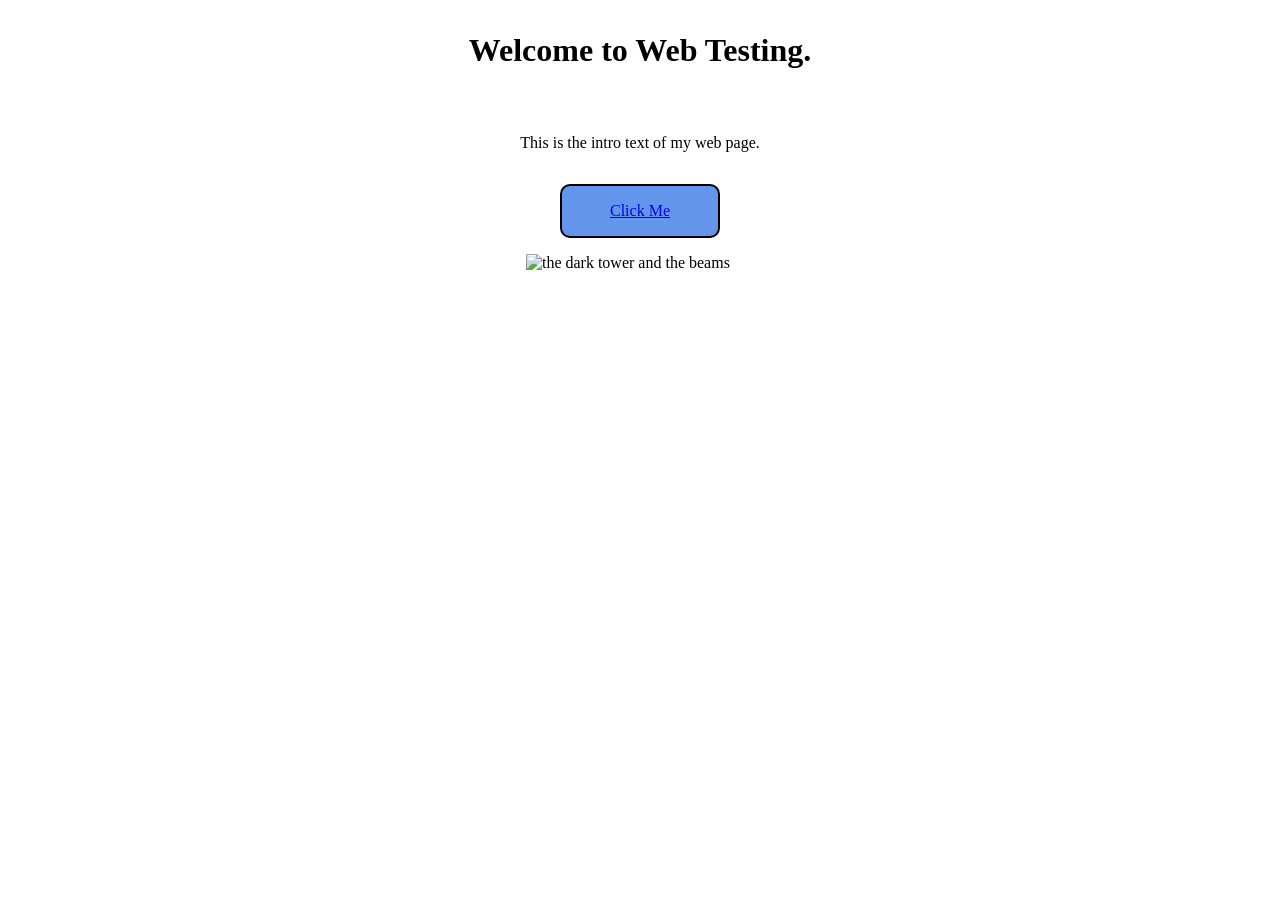
<file: index.html>
<!DOCTYPE html>
<html lang="en">
    <head>
        <meta charset="utf-8">
        <title>Web Testing</title>
        <link rel="stylesheet" href="css/framework.css">
        <link rel="stylesheet" href="css/style.css">
    </head>
    <body>
        <div class="section main-heading">
            <div class="page-heading__wrapper">
                <h1 class="page-h1">Welcome to Web Testing.</h1>
            </div>
            <div class="lede__wrapper">
                <p class="lede__text">This is the intro text of my web page.</p>
                <button class="main-button"><a href="alternative-news.html">Click Me</a></button>
                <img class="article__image" scr="img/dark tower photo.png" alt="the dark tower and the beams"/>
            </div>
        </div>
    </body>
    <footer>
        <script src="main.js" charset="utf-8"></script>
    </footer>
</html>
</file>
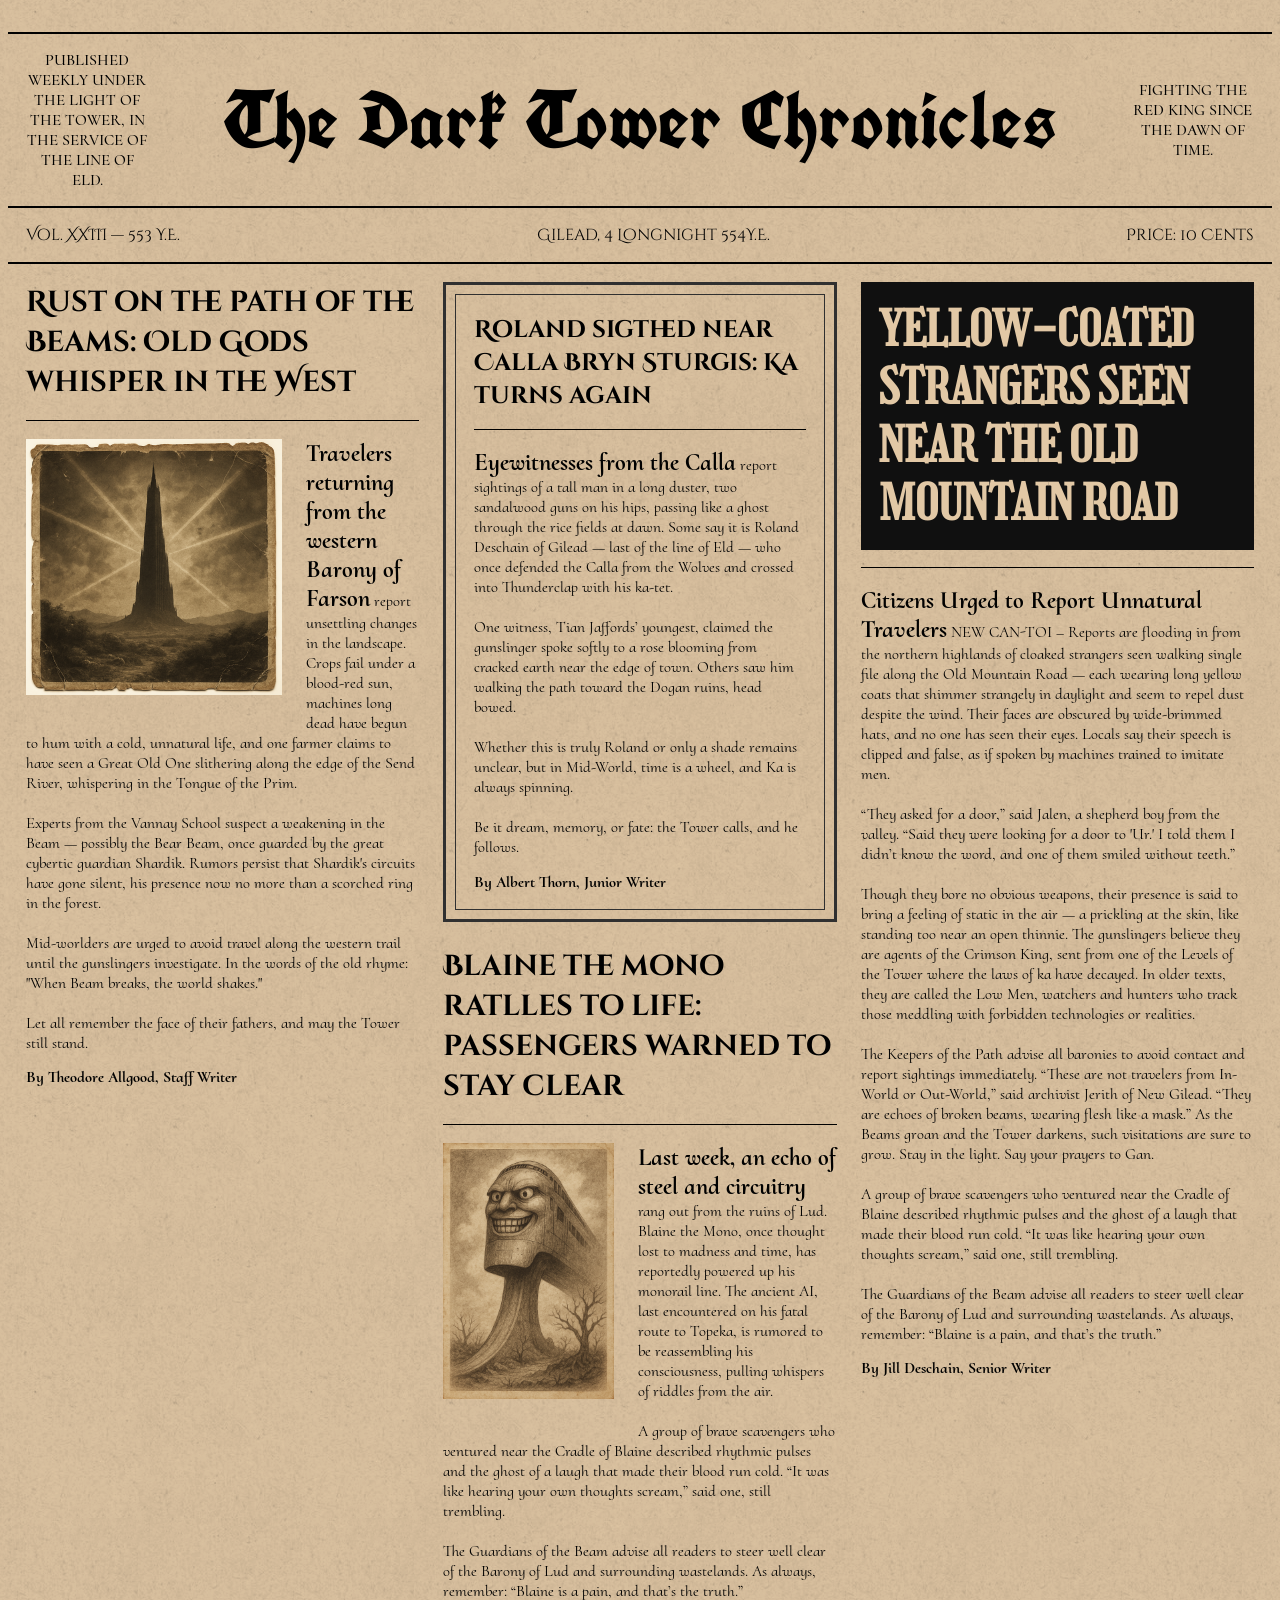
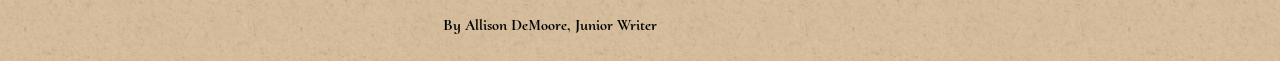
<file: alternative-news.html>
<!DOCTYPE html>
<html lang="en">
    <head>
        <meta charset="utf-8">
        <meta name="viewport">
        <title>Web Testing</title>
        <link rel="stylesheet" href="css/framework.css">
        <link rel="stylesheet" href="css/style.css">
        <link rel="preconnect" href="https://fonts.googleapis.com">
        <link rel="preconnect" href="https://fonts.gstatic.com" crossorigin>
        <link href="https://fonts.googleapis.com/css2?family=Cinzel+Decorative:wght@400;700;900&family=Saira:ital,wght@0,100..900;1,100..900&display=swap" rel="stylesheet">
        <link href="https://fonts.googleapis.com/css2?family=Cinzel+Decorative:wght@400;700;900&family=Saira:ital,wght@0,100..900;1,100..900&family=UnifrakturCook:wght@700&display=swap" rel="stylesheet">
        <link href="https://fonts.googleapis.com/css2?family=Cormorant+Upright:wght@300;400;500;600;700&display=swap" rel="stylesheet">
        <link href="https://fonts.googleapis.com/css2?family=Girassol&display=swap" rel="stylesheet">
    </head>
    <body id="newspaper">
        <div class="newspaper-page">
            <div id="news-headline" class="headline__wrapper">
            <div class="headline__side-block left-aligned">
                <p class="headline__side-text">Published Weekly Under the Light of the Tower, in the Service of the Line of Eld.
                    </p>
            </div>
            <div class="headline__title-block">
                <h1 id="headline__title-h1">The Dark Tower Chronicles</h1>
            </div>
            <div class="headline__side-block right-aligned">
                <p class="headline__side-text">Fighting the Red King since the Dawn of Time.</p>
            </div>
            </div>
            <div class="details__wrapper">
            <div class="details__side-block">
                <p class="details__text">Vol. XXIII — 553 Y.E.</p>
            </div>
            <div class="details__main-block">
                <p id="date" class="details__text">Gilead, 19 May 1432 - 3 pages - 29 sections.</p>
            </div>
            <div class="details__side-block">
                <p class="details__text">Price: 10 Cents</p>
            </div>
            </div>
            <div class="articles__grid">
            <div class="article__block">
                <div class="article__headline-wrapper">
                    <h2 class="article__headline big_headline">Rust on the path of the Beams: Old Gods whisper in the West</h2>
                </div>
                <div class="article__body-wrapper">
                    <img src="img/dark-tower-photo.png" alt="the dark tower and the beams" class="article__image" />
                    <p class="article__body"><span>Travelers returning from the western Barony of Farson</span> report unsettling changes in the landscape. Crops fail under a blood-red sun, machines long dead have begun to hum with a cold, unnatural life, and one farmer claims to have seen a Great Old One slithering along the edge of the Send River, whispering in the Tongue of the Prim.​<br/>​<br/>

                        Experts from the Vannay School suspect a weakening in the Beam — possibly the Bear Beam, once guarded by the great cybertic guardian Shardik. Rumors persist that Shardik's circuits have gone silent, his presence now no more than a scorched ring in the forest.​​<br/>​<br/>
                        
                        Mid-worlders are urged to avoid travel along the western trail until the gunslingers investigate. In the words of the old rhyme: "When Beam breaks, the world shakes."​​<br/>​<br/>
                        
                        Let all remember the face of their fathers, and may the Tower still stand.</p>
                    <p class="article__author">By Theodore Allgood, Staff Writer</p>
                </div>
            </div>
            <div class="article__block bordered-article">
                <div class="inner-border">
                    <div class="article__headline-wrapper">
                        <h2 class="article__headline">Roland sigthed near Calla Bryn Sturgis: Ka turns again</h2>
                    </div>
                    <div class="article__body-wrapper">
                        <p class="article__body"><span>Eyewitnesses from the Calla</span> report sightings of a tall man in a long duster, two sandalwood guns on his hips, passing like a ghost through the rice fields at dawn. Some say it is Roland Deschain of Gilead — last of the line of Eld — who once defended the Calla from the Wolves and crossed into Thunderclap with his ka-tet.​​<br/>​<br/>
                            One witness, Tian Jaffords’ youngest, claimed the gunslinger spoke softly to a rose blooming from cracked earth near the edge of town. Others saw him walking the path toward the Dogan ruins, head bowed.​​<br/>​<br/>                            
                            Whether this is truly Roland or only a shade remains unclear, but in Mid-World, time is a wheel, and Ka is always spinning.​​<br/>​<br/>                            
                            Be it dream, memory, or fate: the Tower calls, and he follows.​
                        </p>
                        <p class="article__author">By Albert Thorn, Junior Writer</p>
                    </div>
                </div>
            </div>
            <div class="article__block">
                <div class="article__headline-wrapper">
                    <h2 class="article__headline big_headline">Blaine the mono ratlles to life: passengers warned to stay clear</h2>
                </div>
                <div class="article__body-wrapper">
                    <img src="img/Blaine.png" alt="Blaine the mono" class="article__image" />
                    <p class="article__body"><span>Last week, an echo of steel and circuitry</span> rang out from the ruins of Lud. Blaine the Mono, once thought lost to madness and time, has reportedly powered up his monorail line. The ancient AI, last encountered on his fatal route to Topeka, is rumored to be reassembling his consciousness, pulling whispers of riddles from the air.​<br/>​<br/>
                        A group of brave scavengers who ventured near the Cradle of Blaine described rhythmic pulses and the ghost of a laugh that made their blood run cold. “It was like hearing your own thoughts scream,” said one, still trembling.​<br/>​<br/>
                        The Guardians of the Beam advise all readers to steer well clear of the Barony of Lud and surrounding wastelands. As always, remember: “Blaine is a pain, and that’s the truth.”</p>
                    <p class="article__author">By Allison DeMoore, Junior Writer</p>
                </div>
            </div>
            <div class="article__block">
                <div class="article__headline-wrapper">
                    <h2 class="article__headline big_headline important-headline">YELLOW-COATED STRANGERS SEEN NEAR THE OLD MOUNTAIN ROAD</h2>
                </div>
                <div class="article__body-wrapper">
                    <p class="article__body"><span>Citizens Urged to Report Unnatural Travelers</span>
                        NEW CAN-TOI – Reports are flooding in from the northern highlands of cloaked strangers seen walking single file along the Old Mountain Road — each wearing long yellow coats that shimmer strangely in daylight and seem to repel dust despite the wind. Their faces are obscured by wide-brimmed hats, and no one has seen their eyes. Locals say their speech is clipped and false, as if spoken by machines trained to imitate men.​<br/>​<br/>
                        “They asked for a door,” said Jalen, a shepherd boy from the valley. “Said they were looking for a door to 'Ur.' I told them I didn’t know the word, and one of them smiled without teeth.”​<br/>​<br/>                        
                        Though they bore no obvious weapons, their presence is said to bring a feeling of static in the air — a prickling at the skin, like standing too near an open thinnie.                        
                        The gunslingers believe they are agents of the Crimson King, sent from one of the Levels of the Tower where the laws of ka have decayed. In older texts, they are called the Low Men, watchers and hunters who track those meddling with forbidden technologies or realities.​<br/>​<br/>                        
                        The Keepers of the Path advise all baronies to avoid contact and report sightings immediately. “These are not travelers from In-World or Out-World,” said archivist Jerith of New Gilead. “They are echoes of broken beams, wearing flesh like a mask.”                        
                        As the Beams groan and the Tower darkens, such visitations are sure to grow. Stay in the light. Say your prayers to Gan.​<br/>​<br/>
                        A group of brave scavengers who ventured near the Cradle of Blaine described rhythmic pulses and the ghost of a laugh that made their blood run cold. “It was like hearing your own thoughts scream,” said one, still trembling.​<br/>​<br/>
                        The Guardians of the Beam advise all readers to steer well clear of the Barony of Lud and surrounding wastelands. As always, remember: “Blaine is a pain, and that’s the truth.”</p>
                    <p class="article__author">By Jill Deschain, Senior Writer</p>
                </div>
            </div>
            </div>
        </div>
    </body>
    <footer>
        <script src="midWorldTime.js" charset="utf-8"></script>
    </footer>
</html>
</file>
<file: css/framework.css>
:root{
  --space-xxs : clamp(1.00rem, calc(1.00rem + 0.0020 * (100vw - 380px)), 1.20rem);
  --space-xs : clamp(1.00rem, calc(1.00rem + 0.0020 * (100vw - 380px)), 1.20rem);
  --space-s : clamp(1.40rem, calc(1.40rem + 0.0020 * (100vw - 380px)), 1.60rem);
  --space-s : clamp(1.40rem, calc(1.40rem + 0.0020 * (100vw - 380px)), 1.60rem);
  --space-m : clamp(1.80rem, calc(1.80rem + 0.0061 * (100vw - 380px)), 2.40rem);
  --space-m : clamp(1.80rem, calc(1.80rem + 0.0061 * (100vw - 380px)), 2.40rem);
  --space-l : clamp(2.80rem, calc(2.80rem + 0.0041 * (100vw - 380px)), 3.20rem);
  --space-l : clamp(2.80rem, calc(2.80rem + 0.0041 * (100vw - 380px)), 3.20rem);
  --space-xl : clamp(4.20rem, calc(4.20rem + 0.0061 * (100vw - 380px)), 4.80rem);
  --space-xl : clamp(4.20rem, calc(4.20rem + 0.0061 * (100vw - 380px)), 4.80rem);
  --space-xxl : clamp(5.80rem, calc(5.80rem + 0.0061 * (100vw - 380px)), 6.40rem);
  --space-xxl : clamp(5.80rem, calc(5.80rem + 0.0061 * (100vw - 380px)), 6.40rem);
  --space-section : clamp(10.00rem, calc(10.00rem + 0.0203 * (100vw - 380px)), 12.00rem);
  --space-section : clamp(10.00rem, calc(10.00rem + 0.0203 * (100vw - 380px)), 12.00rem);
  --logo-width : clamp(12.00rem, calc(12.00rem + 0.0811 * (100vw - 380px)), 20.00rem);
  --logo-width : clamp(12.00rem, calc(12.00rem + 0.0811 * (100vw - 380px)), 20.00rem);
  --h1 : clamp(4.50rem, calc(4.50rem + 0.0294 * (100vw - 380px)), 7.40rem);
  --h1 : clamp(4.50rem, calc(4.50rem + 0.0294 * (100vw - 380px)), 7.40rem);
  --h2 : clamp(4.00rem, calc(4.00rem + 0.0223 * (100vw - 380px)), 6.20rem);
  --h3 : clamp(2.80rem, calc(2.80rem + 0.0061 * (100vw - 380px)), 3.40rem);
  --h4 : clamp(2.60rem, calc(2.60rem + 0.0041 * (100vw - 380px)), 3.00rem);
  --h5 : clamp(2.40rem, calc(2.40rem + 0.0041 * (100vw - 380px)), 2.80rem);
  --h6 : clamp(2.20rem, calc(2.20rem + 0.0041 * (100vw - 380px)), 2.60rem);
  --text-xs : clamp(1.00rem, calc(1.00rem + 0.0020 * (100vw - 380px)), 1.20rem);
  --text-s : clamp(1.40rem, calc(1.40rem + 0.0020 * (100vw - 380px)), 1.60rem);
  --text-m : clamp(1.60rem, calc(1.60rem + 0.0041 * (100vw - 380px)), 2.00rem);
  --text-mm : clamp(2.00rem, calc(2.00rem + 0.0041 * (100vw - 380px)), 2.40rem);
  --text-l : clamp(2.80rem, calc(2.80rem + 0.0041 * (100vw - 380px)), 3.20rem);
  --text-xl : clamp(3.80rem, calc(3.80rem + 0.0081 * (100vw - 380px)), 4.60rem);
  --text-xxl : clamp(4.50rem, calc(4.50rem + 0.0355 * (100vw - 380px)), 8.00rem);
  --grid-gap : var(--space-xl) var(--space-l);
  --grid-gap-s : var(--space-l) var(--space-m);
  --card-gap : var(--space-m);
  --content-gap : calc(var(--space-m) * 1.5);
  --container-gap : var(--space-xxl);
  --padding-section : var(--space-section) var(--space-m);
  --offset : 80px;
  --text-line-height : calc(10px + 2ex);
  --heading-line-height : calc(7px + 2ex);
  --text-font-weight : 400;
  --heading-font-weight : 600;
  --text-color : var(--base);
  --heading-color : var(--base-ultra-dark);
  --radius : 10px;
  --radius-inside : calc(var(--radius) * 0.5);
  --radius-outside : calc(var(--radius) * 1.4);
  --radius-btn : .3em;
  --radius-pill : 9999px;
  --radius-circle : 50%;
  --radius-s : 4px;
  --radius-m : 8px;
  --radius-l : 16px;
  --radius-xl : 24px;
  --border-color : var(--base-light);
  --container-width : 1366px;
  --container-min-width : 380px;
  --max-width : 980px;
  --max-width-m : 840px;
  --max-width-s : 640px;
  --min-height : 340px;
  --min-height-section : 540px;
  --news-bg: #E2C8A5;
  --primary : #1e1e1e;
  --primary-trans-10 : rgba(30, 30, 30, 0.1);
  --primary-trans-20 : rgba(30, 30, 30, 0.2);
  --primary-trans-30 : rgba(30, 30, 30, 0.3);
  --primary-trans-40 : rgba(30, 30, 30, 0.4);
  --primary-trans-50 : rgba(30, 30, 30, 0.5);
  --primary-trans-60 : rgba(30, 30, 30, 0.6);
  --primary-trans-70 : rgba(30, 30, 30, 0.7);
  --primary-trans-80 : rgba(30, 30, 30, 0.8);
  --primary-trans-90 : rgba(30, 30, 30, 0.9);
  --primary-dark : #181818;
  --primary-ultra-dark : #121212;
  --primary-semi-dark : #1b1b1b;
  --primary-medium : #565656;
  --primary-semi-light : #838383;
  --primary-light : #dddddd;
  --primary-ultra-light : #f4f4f4;
  --secondary : #3b3b3b;
  --secondary-trans-10 : rgba(59, 59, 59, 0.1);
  --secondary-trans-20 : rgba(59, 59, 59, 0.2);
  --secondary-trans-30 : rgba(59, 59, 59, 0.3);
  --secondary-trans-40 : rgba(59, 59, 59, 0.4);
  --secondary-trans-50 : rgba(59, 59, 59, 0.5);
  --secondary-trans-60 : rgba(59, 59, 59, 0.6);
  --secondary-trans-70 : rgba(59, 59, 59, 0.7);
  --secondary-trans-80 : rgba(59, 59, 59, 0.8);
  --secondary-trans-90 : rgba(59, 59, 59, 0.9);
  --secondary-ultra-dark : #232323;
  --secondary-dark : #2f2f2f;
  --secondary-semi-dark : #353535;
  --secondary-medium : #6c6c6c;
  --secondary-semi-light : #939393;
  --secondary-light : #e2e2e2;
  --secondary-ultra-light : #f5f5f5;
  --tertiary : #907a4c;
  --tertiary-trans-10 : rgba(144, 122, 76, 0.1);
  --tertiary-trans-20 : rgba(144, 122, 76, 0.2);
  --tertiary-trans-30 : rgba(144, 122, 76, 0.3);
  --tertiary-trans-40 : rgba(144, 122, 76, 0.4);
  --tertiary-trans-50 : rgba(144, 122, 76, 0.5);
  --tertiary-trans-60 : rgba(144, 122, 76, 0.6);
  --tertiary-trans-70 : rgba(144, 122, 76, 0.7);
  --tertiary-trans-80 : rgba(144, 122, 76, 0.8);
  --tertiary-trans-90 : rgba(144, 122, 76, 0.9);
  --tertiary-ultra-dark : #56492e;
  --tertiary-dark : #73623d;
  --tertiary-semi-dark : #826e44;
  --tertiary-medium : #ac9b79;
  --tertiary-semi-light : #c2b69d;
  --tertiary-light : #eeebe4;
  --tertiary-ultra-light : #f9f8f6;
  --accent : #8b4c39;
  --accent-trans-10 : rgba(139, 76, 57, 0.1);
  --accent-trans-20 : rgba(139, 76, 57, 0.2);
  --accent-trans-30 : rgba(139, 76, 57, 0.3);
  --accent-trans-40 : rgba(139, 76, 57, 0.4);
  --accent-trans-50 : rgba(139, 76, 57, 0.5);
  --accent-trans-60 : rgba(139, 76, 57, 0.6);
  --accent-trans-70 : rgba(139, 76, 57, 0.7);
  --accent-trans-80 : rgba(139, 76, 57, 0.8);
  --accent-trans-90 : rgba(139, 76, 57, 0.9);
  --accent-ultra-dark : #532e22;
  --accent-dark : #6f3d2e;
  --accent-semi-dark : #7d4433;
  --accent-medium : #a8796b;
  --accent-semi-light : #bf9d92;
  --accent-light : #eee4e1;
  --accent-ultra-light : #f9f6f5;
  --base : #d8b66a;
  --base-ultra-dark : #826d40;
  --base-ultra-dark-trans-10 : rgba(130, 109, 64, 0.1);
  --base-ultra-dark-trans-20 : rgba(130, 109, 64, 0.2);
  --base-ultra-dark-trans-30 : rgba(130, 109, 64, 0.3);
  --base-ultra-dark-trans-40 : rgba(130, 109, 64, 0.4);
  --base-ultra-dark-trans-50 : rgba(130, 109, 64, 0.5);
  --base-ultra-dark-trans-60 : rgba(130, 109, 64, 0.6);
  --base-ultra-dark-trans-70 : rgba(130, 109, 64, 0.7);
  --base-ultra-dark-trans-80 : rgba(130, 109, 64, 0.8);
  --base-ultra-dark-trans-90 : rgba(130, 109, 64, 0.9);
  --base-dark : #ad9255;
  --base-semi-dark : #c2a45f;
  --base-medium : #e2c88f;
  --base-semi-light : #ead7ad;
  --base-light : #f9f4e9;
  --base-ultra-light : #fdfbf8;
  --neutral : #4a586e;
  --neutral-trans-10 : rgba(74, 88, 110, 0.1);
  --neutral-trans-20 : rgba(74, 88, 110, 0.2);
  --neutral-trans-30 : rgba(74, 88, 110, 0.3);
  --neutral-trans-40 : rgba(74, 88, 110, 0.4);
  --neutral-trans-50 : rgba(74, 88, 110, 0.5);
  --neutral-trans-60 : rgba(74, 88, 110, 0.6);
  --neutral-trans-70 : rgba(74, 88, 110, 0.7);
  --neutral-trans-80 : rgba(74, 88, 110, 0.8);
  --neutral-trans-90 : rgba(74, 88, 110, 0.9);
  --neutral-ultra-dark : #5c697d;
  --neutral-dark : #778292;
  --neutral-light : #e4e6e9;
  --neutral-ultra-light : #f6f7f8;
  --white : #ffffff;
  --white-trans-10 : rgba(255, 255, 255, 0.1);
  --white-trans-20 : rgba(255, 255, 255, 0.2);
  --white-trans-30 : rgba(255, 255, 255, 0.3);
  --white-trans-40 : rgba(255, 255, 255, 0.4);
  --white-trans-50 : rgba(255, 255, 255, 0.5);
  --white-trans-60 : rgba(255, 255, 255, 0.6);
  --white-trans-70 : rgba(255, 255, 255, 0.7);
  --white-trans-80 : rgba(255, 255, 255, 0.8);
  --white-trans-90 : rgba(255, 255, 255, 0.9);
  --black : #000000;
  --black-trans-10 : rgba(0, 0, 0, 0.1);
  --black-trans-20 : rgba(0, 0, 0, 0.2);
  --black-trans-30 : rgba(0, 0, 0, 0.3);
  --black-trans-40 : rgba(0, 0, 0, 0.4);
  --black-trans-50 : rgba(0, 0, 0, 0.5);
  --black-trans-60 : rgba(0, 0, 0, 0.6);
  --black-trans-70 : rgba(0, 0, 0, 0.7);
  --black-trans-80 : rgba(0, 0, 0, 0.8);
  --black-trans-90 : rgba(0, 0, 0, 0.9);
  --grid-1 : repeat(1, minmax(0, 1fr));
  --grid-2 : repeat(2, minmax(0, 1fr));
  --grid-3 : repeat(3, minmax(0, 1fr));
  --grid-4 : repeat(4, minmax(0, 1fr));
  --grid-5 : repeat(5, minmax(0, 1fr));
  --grid-6 : repeat(6, minmax(0, 1fr));
  --grid-7 : repeat(7, minmax(0, 1fr));
  --grid-8 : repeat(8, minmax(0, 1fr));
  --grid-9 : repeat(9, minmax(0, 1fr));
  --grid-10 : repeat(10, minmax(0, 1fr));
  --grid-11 : repeat(11, minmax(0, 1fr));
  --grid-12 : repeat(12, minmax(0, 1fr));
  --grid-1-2 : minmax(0, 1fr) minmax(0, 2fr);
  --grid-1-3 : minmax(0, 1fr) minmax(0, 3fr);
  --grid-1-4 : minmax(0, 1fr) minmax(0, 4fr);
  --grid-2-1 : minmax(0, 2fr) minmax(0, 1fr);
  --grid-2-3 : minmax(0, 2fr) minmax(0, 3fr);
  --grid-2-4 : minmax(0, 2fr) minmax(0, 4fr);
  --grid-3-1 : minmax(0, 3fr) minmax(0, 1fr);
  --grid-3-2 : minmax(0, 3fr) minmax(0, 2fr);
  --grid-3-4 : minmax(0, 3fr) minmax(0, 4fr);
  --grid-4-1 : minmax(0, 4fr) minmax(0, 1fr);
  --grid-4-2 : minmax(0, 4fr) minmax(0, 2fr);
  --grid-4-3 : minmax(0, 4fr) minmax(0, 3fr);
}
</file>
<file: css/style.css>
* {
    font-family: "Montserrat";
}

h1{
    margin:0;
}

.page-heading__wrapper{
    display: flex;
    justify-content:center;
    padding: var(--space-s) 0;
}

.lede__wrapper{
    display: flex;
    flex-direction: column;
    justify-content:center;
    align-items: center;
    padding: var(--space-s) 0;
    gap: 1rem
}

.main-button{
    padding: 1rem 3rem;
    background-color: cornflowerblue;
    color: white;
    font-size: 1rem;
    font-weight: 500;
    border: 2px solid black;
    border-radius: 10px;
}

.main-button:hover{
    background-color: darkslateblue;
    cursor: pointer;
}

/* NEWSPAPER */
.headline__wrapper, .details__wrapper{
    display: flex;
    flex-direction: row;
    align-items: center;
    justify-content: space-between;
    padding: 0 var(--space-xs);
    border-bottom: 2px solid black;
}

.headline__side-text{
    font-family: "Cormorant Upright", serif;
    font-size: var(--text-xxs);
    font-weight: 500;
    text-transform: uppercase;
}

.headline__side-block{
    text-align:center;
    padding: 0 0;
    display:flex;
    justify-content: center;
    align-items: center;
    width: 10%;
}

.headline__title-block{
    display:flex;
    justify-content: center;
}

.left-aligned{
    justify-content: start;
    align-items: start;
}

.right-aligned{
    justify-content: end;
    align-items: end;
}
/*
#newsletter *{
    font-family: "Cinzel Decorative", serif;

    font-weight: 500;
}
*/

#headline__title-h1{
    font-size: 5rem;
    text-align: center;
    font-family: "UnifrakturCook", cursive;
}

#newspaper{
    background-color: var(--news-bg);
    background-image: url("/img/paper-3.png");
    background-blend-mode: multiply;
    background-repeat: repeat;
    background-size: auto; /* or specify exact size if needed */
    background-position: top left;
    max-width: 100%;
    display: flex;
    flex-direction: column;
    justify-content: center;
    align-items: center;
    padding-top:var(--space-s);
}

.newspaper-page{
    border-top: 2px solid black;
    max-width: 1366px;
}

.details__wrapper p{
    font-family: "Cinzel Decorative", serif;
}

/*ARTICLES*/

.articles__grid {
    column-count: 3;
    column-gap: var(--space-s);
    padding: var(--space-xs);
  }

@media (max-width: 768px) {
    .articles__grid {
        column-count: 1;
        padding: var(--space-l);
    }
}

@media (min-width: 768px) and (max-width: 1080px){
    .articles__grid {
        column-count: 2;
        padding: var(--space-m);
    }
}
  
  .articles__grid > * {
    break-inside: avoid;
    margin-bottom: var(--space-s);
  }

.article__headline{
    font-family: "Cinzel Decorative", serif;
}

.article__block not:bordered-article{
    display:flex;
    flex-direction: column;
    padding: 0var(--space-xs);
}

.article__block.bordered-article{
    display:flex;
    flex-direction: column;
    padding: calc(var(--space-xxs)*0.5);
    border: 3px solid #303030;
}

.inner-border{
    padding: var(--space-xxs);
    border: 1px solid #303030;
}

.article__block p{
    font-family: "Cormorant Upright", serif;
}

.article__headline-wrapper{
    display:flex;
    flex-direction: column;
    column-gap: 0;
    padding-bottom: var(--space-xs);
}

.article__headline-wrapper h2{
    font-size: var(--text-s);
    margin:0!important;
}

.big_headline{
    font-size: var(--text-m)!important;
}

.important-headline{
    padding: var(--space-xs);
    background-color: #101010;
    color: var(--news-bg);
    font-size: var(--text-l)!important;
    font-family: "Girassol", serif;
}

.article__body-wrapper{
    padding-top: var(--space-xs);
    border-top: 1px solid black;
}

.article__body-wrapper span{
    font-family: "Cormorant Upright", serif;
    font-size: var(--text-s);
    font-weight: 700;
    
}

.article__body{
    margin:0!important;
}

.article__author{
    margin:0!important;
    padding-top:calc(var(--space-xs)*0.8);
    font-weight: 700;
}


.article__image{
    float: left;
    height:256px;
    margin-right: var(--space-s);
    margin-bottom: var(--space-s);
}

.dawn {
    background-color: #f7e1b5;
    color: #5a3e1b;
  }
  
  .midday {
    background-color: #d9ecff;
    color: #002244;
  }
  
  .dusk {
    background-color: #40334c;
    color: #fcead7;
  }
  
  .night {
    background-color: #0b0c1e;
    color: #ccccff;
  }
</file>
